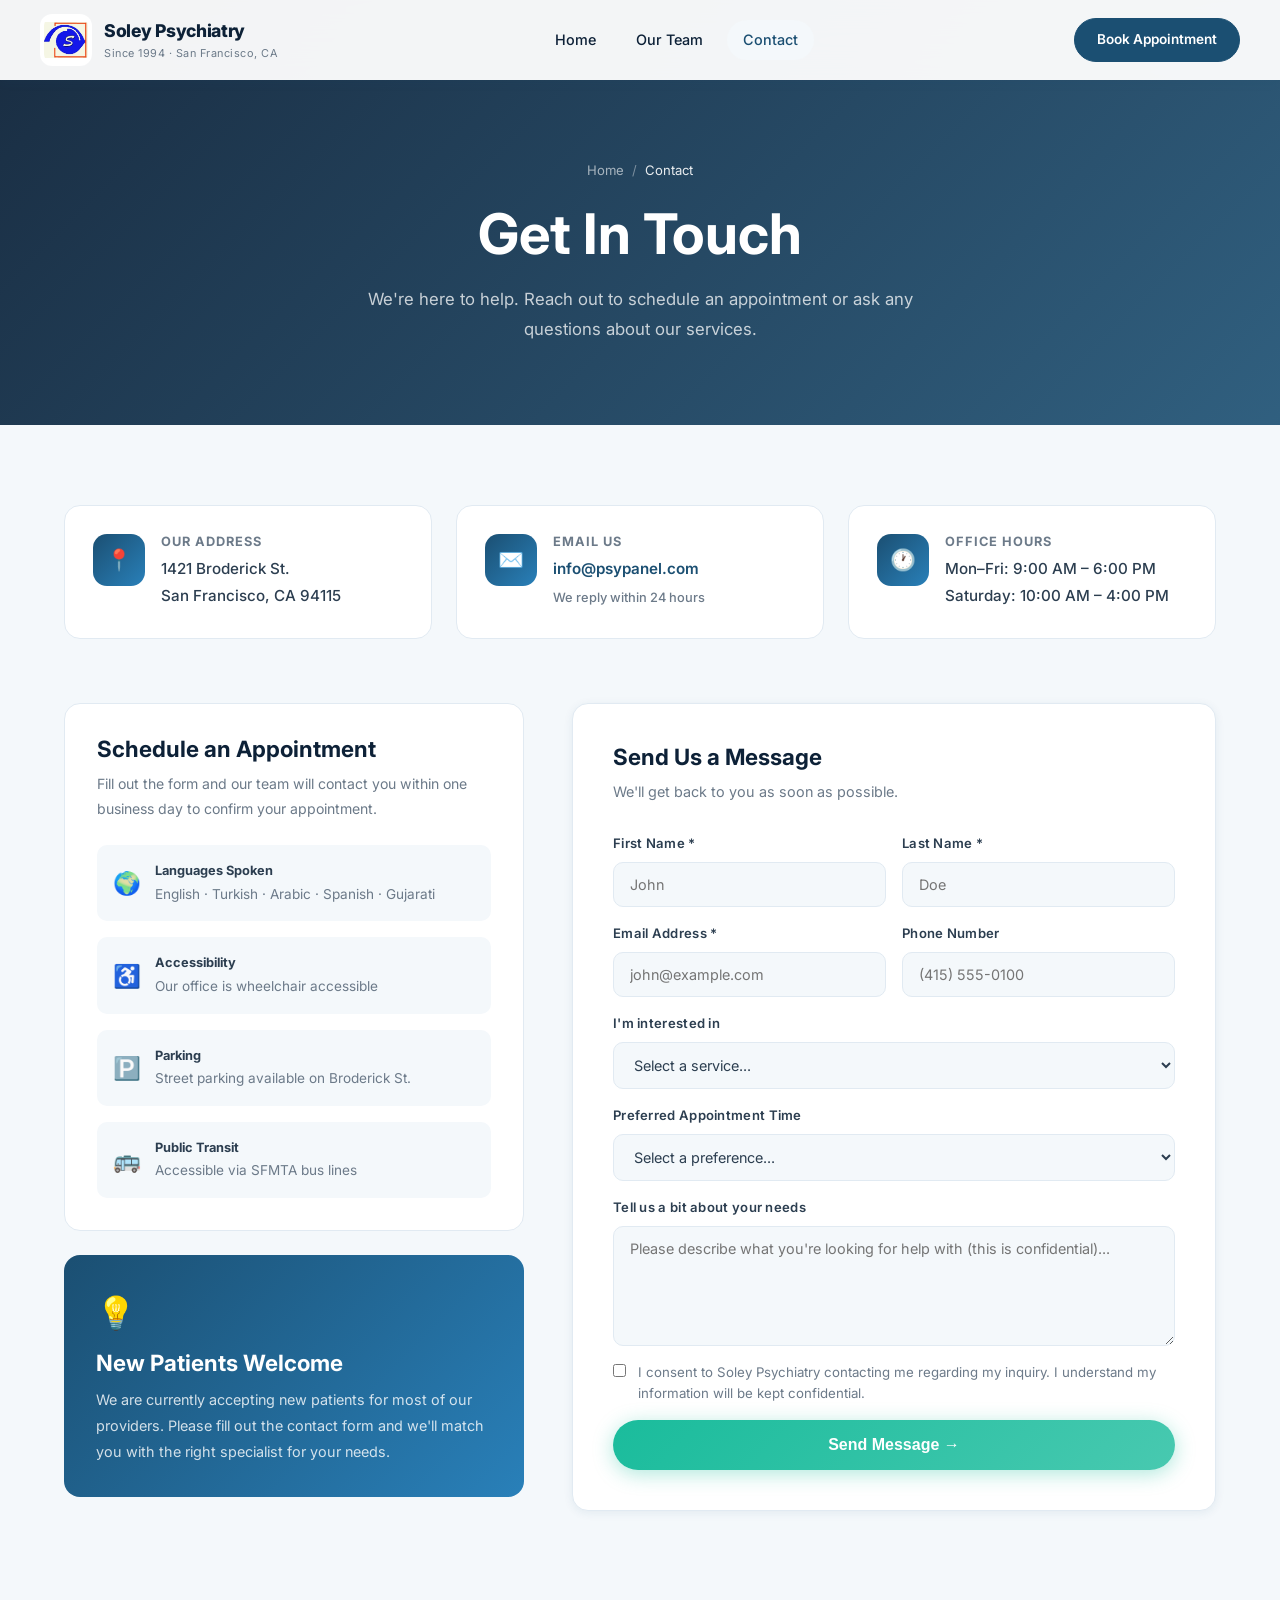
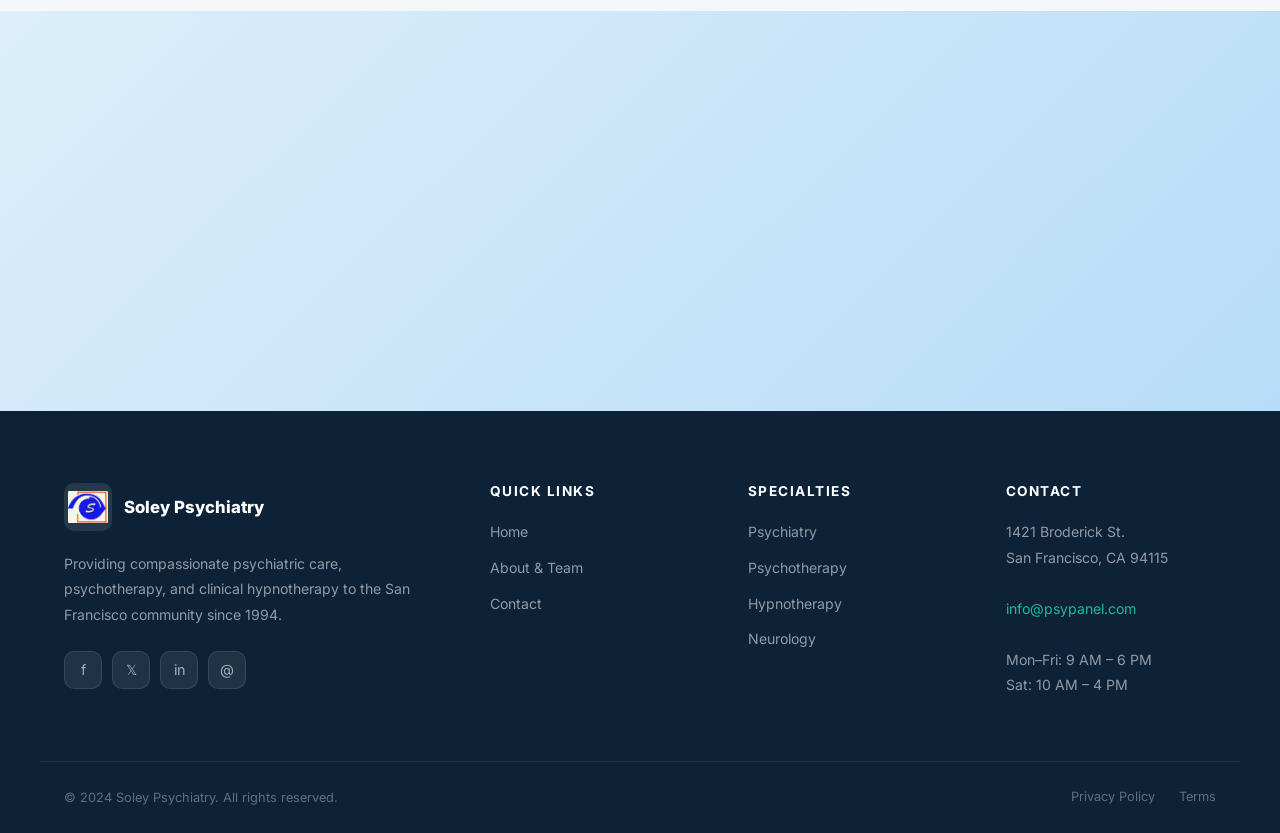
<file: contact.html>
<!DOCTYPE html>
<html lang="en">
<head>
  <meta charset="UTF-8">
  <meta name="viewport" content="width=device-width, initial-scale=1.0">
  <title>Contact — Soley Psychiatry</title>
  <meta name="description" content="Contact Soley Psychiatry in San Francisco. Book an appointment with our expert psychiatric team. Address: 1421 Broderick St., San Francisco, CA 94115.">
  <link rel="preconnect" href="https://fonts.googleapis.com">
  <link href="https://fonts.googleapis.com/css2?family=Inter:wght@300;400;500;600;700;800;900&display=swap" rel="stylesheet">
  <link rel="stylesheet" href="styles.css">
</head>
<body>

<!-- MOBILE MENU -->
<div class="mobile-menu" id="mobileMenu">
  <button class="mobile-menu-close" onclick="closeMobileMenu()">✕</button>
  <a href="index.html" onclick="closeMobileMenu()">Home</a>
  <a href="about.html" onclick="closeMobileMenu()">About</a>
  <a href="contact.html" onclick="closeMobileMenu()">Contact</a>
</div>

<!-- TOAST -->
<div class="toast" id="toast"></div>

<!-- NAVBAR -->
<nav class="navbar scrolled" id="navbar">
  <div class="navbar-inner">
    <a class="nav-logo" href="index.html">
      <img src="Soleylogo.png" alt="Soley Psychiatry Logo">
      <div class="nav-logo-text">
        <span class="nav-logo-name" style="color:var(--dark);">Soley Psychiatry</span>
        <span class="nav-logo-tag" style="color:var(--text-light);">Since 1994 · San Francisco, CA</span>
      </div>
    </a>
    <div class="nav-links">
      <a href="index.html" style="color:var(--dark);">Home</a>
      <a href="about.html" style="color:var(--dark);">Our Team</a>
      <a href="contact.html" class="active" style="color:var(--primary);">Contact</a>
    </div>
    <a href="contact.html" class="nav-cta" style="background:var(--primary);color:white;border-color:var(--primary);">Book Appointment</a>
    <button class="nav-toggle" onclick="openMobileMenu()" aria-label="Open menu">
      <span style="background:var(--dark);"></span>
      <span style="background:var(--dark);"></span>
      <span style="background:var(--dark);"></span>
    </button>
  </div>
</nav>

<!-- PAGE HERO -->
<section class="page-hero">
  <div class="container">
    <div class="breadcrumb">
      <a href="index.html">Home</a>
      <span>/</span>
      <span class="current">Contact</span>
    </div>
    <h1>Get In Touch</h1>
    <p>We're here to help. Reach out to schedule an appointment or ask any questions about our services.</p>
  </div>
</section>

<!-- CONTACT SECTION -->
<section class="contact-page">
  <div class="container">

    <!-- Info Cards Row -->
    <div style="display:grid;grid-template-columns:repeat(3,1fr);gap:24px;margin-bottom:64px;">

      <div class="contact-info-card fade-in fade-in-delay-1">
        <div class="icon">📍</div>
        <div>
          <h4>Our Address</h4>
          <p>1421 Broderick St.<br>San Francisco, CA 94115</p>
        </div>
      </div>

      <div class="contact-info-card fade-in fade-in-delay-2">
        <div class="icon">✉️</div>
        <div>
          <h4>Email Us</h4>
          <p><a href="mailto:info@psypanel.com">info@psypanel.com</a></p>
          <p style="font-size:0.8rem;color:var(--text-light);margin-top:4px;">We reply within 24 hours</p>
        </div>
      </div>

      <div class="contact-info-card fade-in fade-in-delay-3">
        <div class="icon">🕐</div>
        <div>
          <h4>Office Hours</h4>
          <p>Mon–Fri: 9:00 AM – 6:00 PM<br>Saturday: 10:00 AM – 4:00 PM</p>
        </div>
      </div>

    </div>

    <!-- Main Grid: Form + Map/Info -->
    <div class="contact-grid">

      <!-- LEFT: Contact Info + Languages -->
      <div class="contact-info">

        <div style="background:white;border-radius:var(--radius);padding:32px;border:1px solid var(--border);" class="fade-in">
          <h3 style="margin-bottom:8px;">Schedule an Appointment</h3>
          <p style="font-size:0.88rem;margin-bottom:24px;">Fill out the form and our team will contact you within one business day to confirm your appointment.</p>

          <div style="display:flex;flex-direction:column;gap:16px;">
            <div style="display:flex;align-items:center;gap:14px;padding:16px;background:var(--bg);border-radius:var(--radius-sm);">
              <span style="font-size:1.4rem;">🌍</span>
              <div>
                <div style="font-size:0.8rem;font-weight:700;color:var(--text);margin-bottom:2px;">Languages Spoken</div>
                <div style="font-size:0.85rem;color:var(--text-light);">English · Turkish · Arabic · Spanish · Gujarati</div>
              </div>
            </div>
            <div style="display:flex;align-items:center;gap:14px;padding:16px;background:var(--bg);border-radius:var(--radius-sm);">
              <span style="font-size:1.4rem;">♿</span>
              <div>
                <div style="font-size:0.8rem;font-weight:700;color:var(--text);margin-bottom:2px;">Accessibility</div>
                <div style="font-size:0.85rem;color:var(--text-light);">Our office is wheelchair accessible</div>
              </div>
            </div>
            <div style="display:flex;align-items:center;gap:14px;padding:16px;background:var(--bg);border-radius:var(--radius-sm);">
              <span style="font-size:1.4rem;">🅿️</span>
              <div>
                <div style="font-size:0.8rem;font-weight:700;color:var(--text);margin-bottom:2px;">Parking</div>
                <div style="font-size:0.85rem;color:var(--text-light);">Street parking available on Broderick St.</div>
              </div>
            </div>
            <div style="display:flex;align-items:center;gap:14px;padding:16px;background:var(--bg);border-radius:var(--radius-sm);">
              <span style="font-size:1.4rem;">🚌</span>
              <div>
                <div style="font-size:0.8rem;font-weight:700;color:var(--text);margin-bottom:2px;">Public Transit</div>
                <div style="font-size:0.85rem;color:var(--text-light);">Accessible via SFMTA bus lines</div>
              </div>
            </div>
          </div>
        </div>

        <!-- Staff Note -->
        <div style="background:linear-gradient(135deg,var(--primary),var(--primary-light));border-radius:var(--radius);padding:32px;color:white;" class="fade-in">
          <div style="font-size:2rem;margin-bottom:12px;">💡</div>
          <h3 style="color:white;margin-bottom:10px;">New Patients Welcome</h3>
          <p style="color:rgba(255,255,255,0.8);font-size:0.9rem;line-height:1.8;">We are currently accepting new patients for most of our providers. Please fill out the contact form and we'll match you with the right specialist for your needs.</p>
        </div>

      </div>

      <!-- RIGHT: Contact Form -->
      <div class="contact-form-card fade-in">
        <h3>Send Us a Message</h3>
        <p>We'll get back to you as soon as possible.</p>

        <form id="contactForm" onsubmit="handleSubmit(event)">
          <div class="form-row">
            <div class="form-group">
              <label for="firstName">First Name *</label>
              <input type="text" id="firstName" name="firstName" placeholder="John" required>
            </div>
            <div class="form-group">
              <label for="lastName">Last Name *</label>
              <input type="text" id="lastName" name="lastName" placeholder="Doe" required>
            </div>
          </div>

          <div class="form-row">
            <div class="form-group">
              <label for="email">Email Address *</label>
              <input type="email" id="email" name="email" placeholder="john@example.com" required>
            </div>
            <div class="form-group">
              <label for="phone">Phone Number</label>
              <input type="tel" id="phone" name="phone" placeholder="(415) 555-0100">
            </div>
          </div>

          <div class="form-group">
            <label for="service">I'm interested in</label>
            <select id="service" name="service">
              <option value="">Select a service...</option>
              <option>Psychiatry &amp; Medication Management</option>
              <option>Psychotherapy</option>
              <option>Clinical Hypnotherapy</option>
              <option>Child &amp; Adolescent Psychiatry</option>
              <option>Neurology</option>
              <option>General Consultation</option>
              <option>Other</option>
            </select>
          </div>

          <div class="form-group">
            <label for="preferred">Preferred Appointment Time</label>
            <select id="preferred" name="preferred">
              <option value="">Select a preference...</option>
              <option>Weekday Morning (9 AM – 12 PM)</option>
              <option>Weekday Afternoon (12 PM – 6 PM)</option>
              <option>Saturday Morning (10 AM – 1 PM)</option>
              <option>Saturday Afternoon (1 PM – 4 PM)</option>
              <option>Flexible / No Preference</option>
            </select>
          </div>

          <div class="form-group">
            <label for="message">Tell us a bit about your needs</label>
            <textarea id="message" name="message" placeholder="Please describe what you're looking for help with (this is confidential)..."></textarea>
          </div>

          <div style="margin-bottom:16px;">
            <label style="display:flex;align-items:flex-start;gap:12px;cursor:pointer;font-size:0.83rem;color:var(--text-light);font-weight:400;">
              <input type="checkbox" required style="width:auto;margin-top:2px;accent-color:var(--secondary);">
              I consent to Soley Psychiatry contacting me regarding my inquiry. I understand my information will be kept confidential.
            </label>
          </div>

          <button type="submit" class="btn btn-primary form-submit">Send Message →</button>
        </form>
      </div>

    </div>
  </div>
</section>

<!-- MAP -->
<div class="map-section">
  <iframe
    class="map-embed"
    loading="lazy"
    title="Soley Psychiatry Location"
    src="https://www.google.com/maps/embed?pb=!1m18!1m12!1m3!1d3153.0!2d-122.4387!3d37.7831!2m3!1f0!2f0!3f0!3m2!1i1024!2i768!4f13.1!3m3!1m2!1s0x0%3A0x0!2s1421+Broderick+St%2C+San+Francisco%2C+CA+94115!5e0!3m2!1sen!2sus!4v1"
    allowfullscreen
    referrerpolicy="no-referrer-when-downgrade">
  </iframe>
</div>

<!-- FOOTER -->
<footer class="footer">
  <div class="footer-grid">
    <div class="footer-brand">
      <div class="logo">
        <img src="Soleylogo.png" alt="Logo">
        <span class="logo-name">Soley Psychiatry</span>
      </div>
      <p>Providing compassionate psychiatric care, psychotherapy, and clinical hypnotherapy to the San Francisco community since 1994.</p>
      <div class="footer-social">
        <a href="#" class="social-btn">f</a>
        <a href="#" class="social-btn">𝕏</a>
        <a href="#" class="social-btn">in</a>
        <a href="mailto:info@psypanel.com" class="social-btn">@</a>
      </div>
    </div>
    <div class="footer-col">
      <h4>Quick Links</h4>
      <ul>
        <li><a href="index.html">Home</a></li>
        <li><a href="about.html">About &amp; Team</a></li>
        <li><a href="contact.html">Contact</a></li>
      </ul>
    </div>
    <div class="footer-col">
      <h4>Specialties</h4>
      <ul>
        <li><a href="#">Psychiatry</a></li>
        <li><a href="#">Psychotherapy</a></li>
        <li><a href="#">Hypnotherapy</a></li>
        <li><a href="#">Neurology</a></li>
      </ul>
    </div>
    <div class="footer-col">
      <h4>Contact</h4>
      <p>1421 Broderick St.<br>San Francisco, CA 94115</p>
      <br>
      <p><a href="mailto:info@psypanel.com" style="color:var(--secondary);">info@psypanel.com</a></p>
      <br>
      <p>Mon–Fri: 9 AM – 6 PM<br>Sat: 10 AM – 4 PM</p>
    </div>
  </div>
  <div class="footer-bottom">
    <p>© 2024 Soley Psychiatry. All rights reserved.</p>
    <div class="footer-bottom-links">
      <a href="#">Privacy Policy</a>
      <a href="#">Terms</a>
    </div>
  </div>
</footer>

<script>
window.addEventListener('scroll', () => {
  const navbar = document.getElementById('navbar');
  if (window.scrollY > 60) navbar.classList.add('scrolled');
});

const fadeEls = document.querySelectorAll('.fade-in');
const observer = new IntersectionObserver((entries) => {
  entries.forEach(e => { if (e.isIntersecting) e.target.classList.add('visible'); });
}, { threshold: 0.1 });
fadeEls.forEach(el => observer.observe(el));

function openMobileMenu() { document.getElementById('mobileMenu').classList.add('open'); }
function closeMobileMenu() { document.getElementById('mobileMenu').classList.remove('open'); }

function showToast(msg) {
  const t = document.getElementById('toast');
  t.textContent = msg;
  t.classList.add('show');
  setTimeout(() => t.classList.remove('show'), 4000);
}

function handleSubmit(e) {
  e.preventDefault();
  const btn = e.target.querySelector('button[type="submit"]');
  btn.textContent = 'Sending...';
  btn.disabled = true;

  // Simulate form submission
  setTimeout(() => {
    e.target.reset();
    btn.textContent = 'Send Message →';
    btn.disabled = false;
    showToast('✅ Thank you! We\'ll be in touch within one business day.');
  }, 1500);
}
</script>
</body>
</html>
</file>
<file: styles.css>
/* =============================================
   SOLEY PSYCHIATRY - Modern Design System
   ============================================= */

:root {
  --primary: #1b4f72;
  --primary-light: #2980b9;
  --secondary: #1abc9c;
  --accent: #48c9b0;
  --dark: #0d2137;
  --text: #2c3e50;
  --text-light: #6c7a89;
  --bg: #f4f8fb;
  --white: #ffffff;
  --card-bg: #ffffff;
  --border: #e1eaf2;
  --shadow-sm: 0 2px 10px rgba(27,79,114,0.08);
  --shadow-md: 0 8px 30px rgba(27,79,114,0.12);
  --shadow-lg: 0 20px 60px rgba(27,79,114,0.18);
  --radius: 16px;
  --radius-sm: 10px;
  --transition: all 0.3s cubic-bezier(0.4, 0, 0.2, 1);
  --font: 'Inter', -apple-system, BlinkMacSystemFont, 'Segoe UI', sans-serif;
}

/* ---- Reset & Base ---- */
*, *::before, *::after { box-sizing: border-box; margin: 0; padding: 0; }

html { scroll-behavior: smooth; font-size: 16px; }

body {
  font-family: var(--font);
  color: var(--text);
  background: var(--bg);
  line-height: 1.6;
  overflow-x: hidden;
}

a { text-decoration: none; color: inherit; transition: var(--transition); }

img { max-width: 100%; height: auto; display: block; }

ul { list-style: none; }

/* ---- Typography ---- */
h1, h2, h3, h4 {
  font-weight: 700;
  line-height: 1.2;
  color: var(--dark);
}

h1 { font-size: clamp(2rem, 5vw, 3.5rem); }
h2 { font-size: clamp(1.6rem, 3.5vw, 2.6rem); }
h3 { font-size: clamp(1.1rem, 2vw, 1.4rem); }
h4 { font-size: 1rem; }

p { color: var(--text-light); line-height: 1.8; }

/* ---- Layout Utilities ---- */
.container {
  max-width: 1200px;
  margin: 0 auto;
  padding: 0 24px;
}

.section {
  padding: 100px 0;
}

.section-header {
  text-align: center;
  margin-bottom: 64px;
}

.section-header .label {
  display: inline-block;
  background: linear-gradient(135deg, var(--secondary), var(--accent));
  color: white;
  font-size: 0.75rem;
  font-weight: 700;
  letter-spacing: 2px;
  text-transform: uppercase;
  padding: 6px 18px;
  border-radius: 50px;
  margin-bottom: 16px;
}

.section-header h2 {
  margin-bottom: 16px;
  color: var(--dark);
}

.section-header p {
  max-width: 560px;
  margin: 0 auto;
  font-size: 1.05rem;
}

/* ---- Buttons ---- */
.btn {
  display: inline-flex;
  align-items: center;
  gap: 8px;
  padding: 14px 32px;
  border-radius: 50px;
  font-weight: 600;
  font-size: 0.95rem;
  cursor: pointer;
  transition: var(--transition);
  border: none;
}

.btn-primary {
  background: linear-gradient(135deg, var(--secondary), var(--accent));
  color: white;
  box-shadow: 0 4px 20px rgba(26,188,156,0.35);
}

.btn-primary:hover {
  transform: translateY(-2px);
  box-shadow: 0 8px 30px rgba(26,188,156,0.45);
}

.btn-outline {
  background: transparent;
  color: white;
  border: 2px solid rgba(255,255,255,0.6);
  backdrop-filter: blur(8px);
}

.btn-outline:hover {
  background: rgba(255,255,255,0.15);
  border-color: white;
}

.btn-dark {
  background: var(--primary);
  color: white;
  box-shadow: var(--shadow-sm);
}

.btn-dark:hover {
  background: var(--dark);
  transform: translateY(-2px);
  box-shadow: var(--shadow-md);
}

/* =============================================
   NAVIGATION
   ============================================= */
.navbar {
  position: fixed;
  top: 0;
  left: 0;
  right: 0;
  z-index: 1000;
  padding: 0 24px;
  transition: var(--transition);
}

.navbar.scrolled {
  background: rgba(255,255,255,0.95);
  backdrop-filter: blur(20px);
  box-shadow: var(--shadow-sm);
}

.navbar.scrolled .nav-logo-name,
.navbar.scrolled .nav-links a,
.navbar.scrolled .nav-toggle span {
  color: var(--dark);
}

.navbar.scrolled .nav-logo-tag {
  color: var(--text-light);
}

.navbar-inner {
  max-width: 1200px;
  margin: 0 auto;
  display: flex;
  align-items: center;
  justify-content: space-between;
  height: 80px;
}

.nav-logo {
  display: flex;
  align-items: center;
  gap: 12px;
}

.nav-logo img {
  width: 52px;
  height: 52px;
  object-fit: contain;
  border-radius: 12px;
  background: white;
  padding: 4px;
}

.nav-logo-text .nav-logo-name {
  display: block;
  font-size: 1.1rem;
  font-weight: 800;
  color: white;
  letter-spacing: -0.3px;
}

.nav-logo-text .nav-logo-tag {
  display: block;
  font-size: 0.68rem;
  color: rgba(255,255,255,0.75);
  letter-spacing: 0.5px;
  font-weight: 400;
}

.nav-links {
  display: flex;
  align-items: center;
  gap: 8px;
}

.nav-links a {
  color: rgba(255,255,255,0.9);
  font-weight: 500;
  font-size: 0.9rem;
  padding: 8px 16px;
  border-radius: 50px;
  transition: var(--transition);
}

.nav-links a:hover,
.nav-links a.active {
  background: rgba(255,255,255,0.15);
  color: white;
}

.navbar.scrolled .nav-links a:hover,
.navbar.scrolled .nav-links a.active {
  background: var(--bg);
  color: var(--primary);
}

.nav-cta {
  background: rgba(255,255,255,0.15);
  backdrop-filter: blur(8px);
  border: 1px solid rgba(255,255,255,0.3);
  color: white;
  padding: 10px 22px;
  border-radius: 50px;
  font-weight: 600;
  font-size: 0.85rem;
  transition: var(--transition);
}

.nav-cta:hover {
  background: white;
  color: var(--primary);
}

.navbar.scrolled .nav-cta {
  background: var(--primary);
  color: white;
  border-color: var(--primary);
}

.nav-toggle {
  display: none;
  flex-direction: column;
  gap: 5px;
  cursor: pointer;
  padding: 8px;
  background: none;
  border: none;
}

.nav-toggle span {
  display: block;
  width: 24px;
  height: 2px;
  background: white;
  border-radius: 2px;
  transition: var(--transition);
}

/* =============================================
   HERO SECTION
   ============================================= */
.hero {
  min-height: 100vh;
  background:
    linear-gradient(135deg, rgba(13,33,55,0.9) 0%, rgba(27,79,114,0.85) 50%, rgba(26,188,156,0.7) 100%),
    url('https://images.unsplash.com/photo-1559757148-5c350d0d3c56?w=1600&q=80') center/cover no-repeat;
  display: flex;
  align-items: center;
  position: relative;
  overflow: hidden;
}

.hero::before {
  content: '';
  position: absolute;
  inset: 0;
  background: radial-gradient(ellipse at 70% 50%, rgba(26,188,156,0.15) 0%, transparent 60%);
}

.hero-inner {
  max-width: 1200px;
  margin: 0 auto;
  padding: 0 24px;
  display: grid;
  grid-template-columns: 1fr 1fr;
  gap: 80px;
  align-items: center;
  position: relative;
  z-index: 1;
  padding-top: 80px;
}

.hero-content { }

.hero-badge {
  display: inline-flex;
  align-items: center;
  gap: 8px;
  background: rgba(255,255,255,0.12);
  backdrop-filter: blur(10px);
  border: 1px solid rgba(255,255,255,0.2);
  color: rgba(255,255,255,0.9);
  padding: 8px 18px;
  border-radius: 50px;
  font-size: 0.8rem;
  font-weight: 600;
  letter-spacing: 1px;
  text-transform: uppercase;
  margin-bottom: 28px;
}

.hero-badge .dot {
  width: 8px;
  height: 8px;
  background: var(--secondary);
  border-radius: 50%;
  animation: pulse 2s infinite;
}

@keyframes pulse {
  0%, 100% { opacity: 1; transform: scale(1); }
  50% { opacity: 0.7; transform: scale(1.2); }
}

.hero-content h1 {
  color: white;
  margin-bottom: 20px;
  font-size: clamp(2.2rem, 5vw, 3.8rem);
  letter-spacing: -1px;
}

.hero-content h1 span {
  background: linear-gradient(135deg, #48c9b0, #a8e6cf);
  -webkit-background-clip: text;
  -webkit-text-fill-color: transparent;
  background-clip: text;
}

.hero-content p {
  color: rgba(255,255,255,0.8);
  font-size: 1.1rem;
  margin-bottom: 36px;
  max-width: 500px;
}

.hero-actions {
  display: flex;
  gap: 14px;
  flex-wrap: wrap;
}

.hero-stats {
  display: grid;
  grid-template-columns: repeat(3, 1fr);
  gap: 16px;
  margin-top: 56px;
}

.hero-stat {
  background: rgba(255,255,255,0.1);
  backdrop-filter: blur(12px);
  border: 1px solid rgba(255,255,255,0.15);
  border-radius: var(--radius-sm);
  padding: 20px 16px;
  text-align: center;
}

.hero-stat .num {
  display: block;
  font-size: 2rem;
  font-weight: 800;
  color: white;
  line-height: 1;
  margin-bottom: 4px;
}

.hero-stat .label {
  font-size: 0.75rem;
  color: rgba(255,255,255,0.7);
  letter-spacing: 0.5px;
}

.hero-visual {
  position: relative;
}

.hero-card-main {
  background: rgba(255,255,255,0.12);
  backdrop-filter: blur(20px);
  border: 1px solid rgba(255,255,255,0.2);
  border-radius: 24px;
  padding: 32px;
  position: relative;
}

.hero-card-main h3 {
  color: white;
  font-size: 1.2rem;
  margin-bottom: 20px;
}

.hero-services-list {
  display: flex;
  flex-direction: column;
  gap: 12px;
}

.hero-service-item {
  display: flex;
  align-items: center;
  gap: 12px;
  color: rgba(255,255,255,0.85);
  font-size: 0.9rem;
  font-weight: 500;
}

.hero-service-item .icon {
  width: 36px;
  height: 36px;
  background: rgba(255,255,255,0.15);
  border-radius: 10px;
  display: flex;
  align-items: center;
  justify-content: center;
  font-size: 1.1rem;
  flex-shrink: 0;
}

.hero-floating-badge {
  position: absolute;
  top: -20px;
  right: -20px;
  background: linear-gradient(135deg, var(--secondary), var(--accent));
  color: white;
  border-radius: 16px;
  padding: 16px 20px;
  text-align: center;
  box-shadow: 0 8px 30px rgba(26,188,156,0.4);
}

.hero-floating-badge .num {
  display: block;
  font-size: 1.8rem;
  font-weight: 800;
  line-height: 1;
}

.hero-floating-badge .text {
  font-size: 0.7rem;
  opacity: 0.9;
  font-weight: 600;
}

.scroll-indicator {
  position: absolute;
  bottom: 40px;
  left: 50%;
  transform: translateX(-50%);
  display: flex;
  flex-direction: column;
  align-items: center;
  gap: 8px;
  color: rgba(255,255,255,0.6);
  font-size: 0.75rem;
  letter-spacing: 1px;
  text-transform: uppercase;
  animation: bounce 2s infinite;
}

.scroll-indicator .arrow {
  width: 24px;
  height: 24px;
  border-right: 2px solid rgba(255,255,255,0.5);
  border-bottom: 2px solid rgba(255,255,255,0.5);
  transform: rotate(45deg);
}

@keyframes bounce {
  0%, 100% { transform: translateX(-50%) translateY(0); }
  50% { transform: translateX(-50%) translateY(8px); }
}

/* =============================================
   WHY US SECTION
   ============================================= */
.why-us {
  background: white;
}

.why-grid {
  display: grid;
  grid-template-columns: repeat(4, 1fr);
  gap: 32px;
}

.why-card {
  text-align: center;
  padding: 40px 24px;
  border-radius: var(--radius);
  transition: var(--transition);
  border: 1px solid var(--border);
}

.why-card:hover {
  border-color: var(--secondary);
  box-shadow: var(--shadow-md);
  transform: translateY(-4px);
}

.why-icon {
  width: 72px;
  height: 72px;
  background: linear-gradient(135deg, var(--primary), var(--primary-light));
  border-radius: 20px;
  display: flex;
  align-items: center;
  justify-content: center;
  margin: 0 auto 20px;
  font-size: 1.8rem;
}

.why-card h3 {
  margin-bottom: 12px;
  font-size: 1.05rem;
}

.why-card p {
  font-size: 0.9rem;
}

/* =============================================
   SERVICES SECTION
   ============================================= */
.services {
  background: var(--bg);
}

.services-grid {
  display: grid;
  grid-template-columns: repeat(3, 1fr);
  gap: 24px;
}

.service-card {
  background: var(--card-bg);
  border-radius: var(--radius);
  overflow: hidden;
  border: 1px solid var(--border);
  transition: var(--transition);
  cursor: pointer;
}

.service-card:hover {
  box-shadow: var(--shadow-lg);
  transform: translateY(-6px);
  border-color: transparent;
}

.service-card-img {
  width: 100%;
  height: 200px;
  object-fit: cover;
}

.service-card-img-placeholder {
  width: 100%;
  height: 200px;
  background: linear-gradient(135deg, var(--primary), var(--primary-light));
  display: flex;
  align-items: center;
  justify-content: center;
  font-size: 3rem;
}

.service-card-body {
  padding: 24px;
}

.service-card-body h3 {
  color: var(--dark);
  margin-bottom: 12px;
  font-size: 1.05rem;
}

.service-tags {
  display: flex;
  flex-wrap: wrap;
  gap: 6px;
  margin-top: 12px;
}

.service-tag {
  background: var(--bg);
  color: var(--text-light);
  font-size: 0.72rem;
  font-weight: 500;
  padding: 4px 10px;
  border-radius: 50px;
  border: 1px solid var(--border);
}

.service-arrow {
  display: flex;
  align-items: center;
  gap: 4px;
  color: var(--secondary);
  font-size: 0.85rem;
  font-weight: 600;
  margin-top: 16px;
  transition: var(--transition);
}

.service-card:hover .service-arrow {
  gap: 8px;
}

/* =============================================
   TEAM SECTION
   ============================================= */
.team {
  background: white;
}

.team-grid {
  display: grid;
  grid-template-columns: repeat(4, 1fr);
  gap: 24px;
}

.team-card {
  background: var(--card-bg);
  border-radius: var(--radius);
  overflow: hidden;
  border: 1px solid var(--border);
  transition: var(--transition);
  text-align: center;
}

.team-card:hover {
  box-shadow: var(--shadow-md);
  transform: translateY(-4px);
  border-color: transparent;
}

.team-card-img-wrap {
  position: relative;
  width: 100%;
  padding-top: 100%;
  overflow: hidden;
  background: linear-gradient(135deg, #e8f4fd, #d5eaf8);
}

.team-card-img-wrap img {
  position: absolute;
  top: 0; left: 0;
  width: 100%; height: 100%;
  object-fit: cover;
  object-position: top center;
  transition: var(--transition);
}

.team-card:hover .team-card-img-wrap img {
  transform: scale(1.05);
}

.team-card-avatar {
  position: absolute;
  top: 0; left: 0;
  width: 100%; height: 100%;
  display: flex;
  align-items: center;
  justify-content: center;
  font-size: 4rem;
  background: linear-gradient(135deg, #dceefb, #b8dcf7);
}

.team-card-body {
  padding: 20px 16px;
}

.team-card-body h3 {
  font-size: 0.95rem;
  margin-bottom: 4px;
  color: var(--dark);
}

.team-title {
  font-size: 0.78rem;
  color: var(--secondary);
  font-weight: 600;
  margin-bottom: 12px;
}

.team-details {
  font-size: 0.75rem;
  color: var(--text-light);
  line-height: 1.7;
}

.team-lang {
  display: inline-flex;
  align-items: center;
  gap: 4px;
  background: var(--bg);
  border: 1px solid var(--border);
  border-radius: 50px;
  padding: 3px 10px;
  font-size: 0.7rem;
  font-weight: 500;
  color: var(--text-light);
  margin-top: 10px;
}

/* =============================================
   CTA SECTION
   ============================================= */
.cta-section {
  background: linear-gradient(135deg, var(--dark) 0%, var(--primary) 60%, var(--secondary) 100%);
  position: relative;
  overflow: hidden;
}

.cta-section::before {
  content: '';
  position: absolute;
  top: -50%;
  right: -10%;
  width: 600px;
  height: 600px;
  background: radial-gradient(circle, rgba(26,188,156,0.15) 0%, transparent 70%);
  border-radius: 50%;
}

.cta-inner {
  max-width: 1200px;
  margin: 0 auto;
  padding: 100px 24px;
  display: grid;
  grid-template-columns: 1fr 1fr;
  gap: 80px;
  align-items: center;
  position: relative;
  z-index: 1;
}

.cta-content h2 {
  color: white;
  margin-bottom: 20px;
}

.cta-content p {
  color: rgba(255,255,255,0.75);
  font-size: 1.05rem;
  margin-bottom: 32px;
}

.cta-info {
  display: flex;
  flex-direction: column;
  gap: 20px;
}

.cta-info-item {
  display: flex;
  align-items: flex-start;
  gap: 16px;
}

.cta-info-icon {
  width: 48px;
  height: 48px;
  background: rgba(255,255,255,0.1);
  border-radius: 14px;
  display: flex;
  align-items: center;
  justify-content: center;
  font-size: 1.2rem;
  flex-shrink: 0;
  border: 1px solid rgba(255,255,255,0.15);
}

.cta-info-text h4 {
  color: white;
  font-size: 0.85rem;
  margin-bottom: 4px;
}

.cta-info-text p {
  color: rgba(255,255,255,0.7);
  font-size: 0.85rem;
  margin: 0;
}

/* =============================================
   CONTACT SECTION
   ============================================= */
.contact {
  background: var(--bg);
}

.contact-grid {
  display: grid;
  grid-template-columns: 1fr 1.4fr;
  gap: 48px;
}

.contact-info {
  display: flex;
  flex-direction: column;
  gap: 24px;
}

.contact-info-card {
  background: white;
  border-radius: var(--radius);
  padding: 28px;
  border: 1px solid var(--border);
  display: flex;
  gap: 16px;
  align-items: flex-start;
  transition: var(--transition);
}

.contact-info-card:hover {
  box-shadow: var(--shadow-md);
  border-color: var(--secondary);
}

.contact-info-card .icon {
  width: 52px;
  height: 52px;
  background: linear-gradient(135deg, var(--primary), var(--primary-light));
  border-radius: 14px;
  display: flex;
  align-items: center;
  justify-content: center;
  font-size: 1.3rem;
  flex-shrink: 0;
}

.contact-info-card h4 {
  font-size: 0.8rem;
  text-transform: uppercase;
  letter-spacing: 1px;
  color: var(--text-light);
  margin-bottom: 6px;
}

.contact-info-card p {
  color: var(--text);
  font-size: 0.95rem;
  font-weight: 500;
  margin: 0;
}

.contact-info-card a {
  color: var(--primary);
  font-weight: 600;
}

.contact-form-card {
  background: white;
  border-radius: var(--radius);
  padding: 40px;
  border: 1px solid var(--border);
  box-shadow: var(--shadow-sm);
}

.contact-form-card h3 {
  margin-bottom: 8px;
}

.contact-form-card > p {
  margin-bottom: 28px;
  font-size: 0.9rem;
}

.form-row {
  display: grid;
  grid-template-columns: 1fr 1fr;
  gap: 16px;
}

.form-group {
  display: flex;
  flex-direction: column;
  gap: 8px;
  margin-bottom: 16px;
}

.form-group label {
  font-size: 0.82rem;
  font-weight: 600;
  color: var(--text);
  letter-spacing: 0.3px;
}

.form-group input,
.form-group select,
.form-group textarea {
  background: var(--bg);
  border: 1.5px solid var(--border);
  border-radius: var(--radius-sm);
  padding: 13px 16px;
  font-family: var(--font);
  font-size: 0.9rem;
  color: var(--text);
  transition: var(--transition);
  outline: none;
  resize: vertical;
}

.form-group input:focus,
.form-group select:focus,
.form-group textarea:focus {
  border-color: var(--secondary);
  background: white;
  box-shadow: 0 0 0 4px rgba(26,188,156,0.1);
}

.form-group textarea {
  min-height: 120px;
}

.form-submit {
  width: 100%;
  justify-content: center;
  padding: 16px;
  font-size: 1rem;
}

/* =============================================
   MAP SECTION
   ============================================= */
.map-section {
  height: 400px;
  position: relative;
  background: linear-gradient(135deg, #dceefb, #b8dcf7);
  display: flex;
  align-items: center;
  justify-content: center;
  overflow: hidden;
}

.map-embed {
  width: 100%;
  height: 100%;
  border: none;
  filter: saturate(0.7);
}

/* =============================================
   FOOTER
   ============================================= */
.footer {
  background: var(--dark);
  color: rgba(255,255,255,0.7);
  padding: 72px 0 0;
}

.footer-grid {
  display: grid;
  grid-template-columns: 1.8fr 1fr 1fr 1fr;
  gap: 48px;
  max-width: 1200px;
  margin: 0 auto;
  padding: 0 24px 64px;
}

.footer-brand .logo {
  display: flex;
  align-items: center;
  gap: 12px;
  margin-bottom: 20px;
}

.footer-brand .logo img {
  width: 48px;
  height: 48px;
  object-fit: contain;
  border-radius: 10px;
  background: rgba(255,255,255,0.1);
  padding: 4px;
}

.footer-brand .logo-name {
  font-size: 1.05rem;
  font-weight: 800;
  color: white;
}

.footer-brand p {
  color: rgba(255,255,255,0.55);
  font-size: 0.88rem;
  line-height: 1.8;
  margin-bottom: 24px;
}

.footer-social {
  display: flex;
  gap: 10px;
}

.social-btn {
  width: 38px;
  height: 38px;
  background: rgba(255,255,255,0.08);
  border-radius: 10px;
  display: flex;
  align-items: center;
  justify-content: center;
  color: rgba(255,255,255,0.6);
  font-size: 0.9rem;
  transition: var(--transition);
  border: 1px solid rgba(255,255,255,0.1);
}

.social-btn:hover {
  background: var(--secondary);
  color: white;
  border-color: transparent;
}

.footer-col h4 {
  color: white;
  font-size: 0.85rem;
  font-weight: 700;
  text-transform: uppercase;
  letter-spacing: 1.5px;
  margin-bottom: 20px;
}

.footer-col ul li {
  margin-bottom: 10px;
}

.footer-col ul a {
  color: rgba(255,255,255,0.55);
  font-size: 0.88rem;
  transition: var(--transition);
}

.footer-col ul a:hover {
  color: var(--secondary);
  padding-left: 4px;
}

.footer-col p {
  color: rgba(255,255,255,0.55);
  font-size: 0.88rem;
  line-height: 1.8;
}

.footer-bottom {
  border-top: 1px solid rgba(255,255,255,0.08);
  padding: 24px;
  max-width: 1200px;
  margin: 0 auto;
  display: flex;
  align-items: center;
  justify-content: space-between;
}

.footer-bottom p {
  color: rgba(255,255,255,0.35);
  font-size: 0.8rem;
}

.footer-bottom-links {
  display: flex;
  gap: 24px;
}

.footer-bottom-links a {
  color: rgba(255,255,255,0.35);
  font-size: 0.8rem;
  transition: var(--transition);
}

.footer-bottom-links a:hover {
  color: var(--secondary);
}

/* =============================================
   ABOUT PAGE
   ============================================= */
.page-hero {
  background: linear-gradient(135deg, rgba(13,33,55,0.95) 0%, rgba(27,79,114,0.9) 100%),
    url('https://images.unsplash.com/photo-1576091160550-2173dba999ef?w=1600&q=80') center/cover no-repeat;
  padding: 160px 0 80px;
  text-align: center;
}

.page-hero h1 {
  color: white;
  margin-bottom: 16px;
}

.page-hero p {
  color: rgba(255,255,255,0.75);
  font-size: 1.05rem;
  max-width: 560px;
  margin: 0 auto;
}

.breadcrumb {
  display: flex;
  align-items: center;
  justify-content: center;
  gap: 8px;
  margin-bottom: 20px;
  font-size: 0.82rem;
}

.breadcrumb a {
  color: rgba(255,255,255,0.6);
}

.breadcrumb a:hover { color: var(--secondary); }

.breadcrumb span {
  color: rgba(255,255,255,0.4);
}

.breadcrumb .current {
  color: rgba(255,255,255,0.9);
}

/* About intro */
.about-intro {
  background: white;
  padding: 80px 0;
}

.about-intro-grid {
  display: grid;
  grid-template-columns: 1fr 1fr;
  gap: 80px;
  align-items: center;
}

.about-intro-img {
  border-radius: 24px;
  overflow: hidden;
  box-shadow: var(--shadow-lg);
}

.about-intro-img img {
  width: 100%;
  height: 500px;
  object-fit: cover;
}

.about-intro-content .label {
  display: inline-block;
  background: linear-gradient(135deg, var(--secondary), var(--accent));
  color: white;
  font-size: 0.75rem;
  font-weight: 700;
  letter-spacing: 2px;
  text-transform: uppercase;
  padding: 6px 18px;
  border-radius: 50px;
  margin-bottom: 16px;
}

.about-intro-content h2 {
  margin-bottom: 20px;
}

.about-intro-content p {
  margin-bottom: 16px;
  font-size: 0.95rem;
}

.about-values {
  display: grid;
  grid-template-columns: 1fr 1fr;
  gap: 16px;
  margin-top: 32px;
}

.about-value {
  display: flex;
  align-items: flex-start;
  gap: 12px;
  padding: 16px;
  background: var(--bg);
  border-radius: var(--radius-sm);
  border: 1px solid var(--border);
}

.about-value .check {
  width: 28px;
  height: 28px;
  background: linear-gradient(135deg, var(--secondary), var(--accent));
  border-radius: 8px;
  display: flex;
  align-items: center;
  justify-content: center;
  color: white;
  font-size: 0.85rem;
  flex-shrink: 0;
}

.about-value p {
  font-size: 0.85rem;
  font-weight: 600;
  color: var(--text);
  margin: 0;
  padding-top: 4px;
}

/* =============================================
   GALLERY SECTION
   ============================================= */
.gallery {
  background: var(--bg);
}

.gallery-grid {
  display: grid;
  grid-template-columns: repeat(4, 1fr);
  gap: 16px;
}

.gallery-item {
  border-radius: var(--radius-sm);
  overflow: hidden;
  aspect-ratio: 1;
  cursor: pointer;
  position: relative;
}

.gallery-item img {
  width: 100%;
  height: 100%;
  object-fit: cover;
  transition: var(--transition);
}

.gallery-item:hover img {
  transform: scale(1.08);
}

.gallery-item::after {
  content: '🔍';
  position: absolute;
  inset: 0;
  background: rgba(27,79,114,0.5);
  display: flex;
  align-items: center;
  justify-content: center;
  font-size: 1.5rem;
  opacity: 0;
  transition: var(--transition);
}

.gallery-item:hover::after {
  opacity: 1;
}

/* =============================================
   LIGHTBOX
   ============================================= */
.lightbox {
  position: fixed;
  inset: 0;
  background: rgba(0,0,0,0.92);
  z-index: 9999;
  display: none;
  align-items: center;
  justify-content: center;
  padding: 24px;
}

.lightbox.active {
  display: flex;
}

.lightbox img {
  max-width: 90vw;
  max-height: 85vh;
  object-fit: contain;
  border-radius: var(--radius);
  box-shadow: 0 30px 80px rgba(0,0,0,0.5);
}

.lightbox-close {
  position: absolute;
  top: 24px;
  right: 24px;
  width: 44px;
  height: 44px;
  background: rgba(255,255,255,0.1);
  border: none;
  border-radius: 50%;
  color: white;
  font-size: 1.4rem;
  cursor: pointer;
  display: flex;
  align-items: center;
  justify-content: center;
  transition: var(--transition);
}

.lightbox-close:hover {
  background: rgba(255,255,255,0.2);
}

/* =============================================
   CONTACT PAGE
   ============================================= */
.contact-page {
  padding: 80px 0 100px;
  background: var(--bg);
}

/* =============================================
   ANIMATIONS
   ============================================= */
.fade-in {
  opacity: 0;
  transform: translateY(24px);
  transition: opacity 0.6s ease, transform 0.6s ease;
}

.fade-in.visible {
  opacity: 1;
  transform: translateY(0);
}

.fade-in-delay-1 { transition-delay: 0.1s; }
.fade-in-delay-2 { transition-delay: 0.2s; }
.fade-in-delay-3 { transition-delay: 0.3s; }
.fade-in-delay-4 { transition-delay: 0.4s; }

/* =============================================
   RESPONSIVE
   ============================================= */
@media (max-width: 1024px) {
  .hero-inner { grid-template-columns: 1fr; gap: 48px; }
  .hero-visual { display: none; }
  .why-grid { grid-template-columns: repeat(2, 1fr); }
  .services-grid { grid-template-columns: repeat(2, 1fr); }
  .team-grid { grid-template-columns: repeat(3, 1fr); }
  .cta-inner { grid-template-columns: 1fr; gap: 40px; }
  .contact-grid { grid-template-columns: 1fr; }
  .footer-grid { grid-template-columns: 1fr 1fr; gap: 32px; }
  .about-intro-grid { grid-template-columns: 1fr; }
  .about-intro-img { display: none; }
  .gallery-grid { grid-template-columns: repeat(3, 1fr); }
}

@media (max-width: 768px) {
  .section { padding: 70px 0; }
  .nav-links, .nav-cta { display: none; }
  .nav-toggle { display: flex; }
  .services-grid { grid-template-columns: 1fr; }
  .team-grid { grid-template-columns: repeat(2, 1fr); }
  .form-row { grid-template-columns: 1fr; }
  .footer-grid { grid-template-columns: 1fr; }
  .footer-bottom { flex-direction: column; gap: 12px; text-align: center; }
  .gallery-grid { grid-template-columns: repeat(2, 1fr); }
  .hero-stats { grid-template-columns: repeat(3, 1fr); gap: 10px; }
  .about-values { grid-template-columns: 1fr; }
}

@media (max-width: 480px) {
  .hero-stats { grid-template-columns: 1fr; }
  .team-grid { grid-template-columns: 1fr; }
  .why-grid { grid-template-columns: 1fr; }
  .gallery-grid { grid-template-columns: repeat(2, 1fr); }
  .hero-actions { flex-direction: column; }
}

/* =============================================
   MOBILE MENU
   ============================================= */
.mobile-menu {
  position: fixed;
  inset: 0;
  background: white;
  z-index: 999;
  display: flex;
  flex-direction: column;
  justify-content: center;
  align-items: center;
  gap: 32px;
  transform: translateX(100%);
  transition: transform 0.4s cubic-bezier(0.4, 0, 0.2, 1);
}

.mobile-menu.open {
  transform: translateX(0);
}

.mobile-menu a {
  font-size: 1.8rem;
  font-weight: 700;
  color: var(--dark);
  transition: var(--transition);
}

.mobile-menu a:hover {
  color: var(--secondary);
}

.mobile-menu-close {
  position: absolute;
  top: 24px;
  right: 24px;
  width: 44px;
  height: 44px;
  background: var(--bg);
  border: none;
  border-radius: 50%;
  font-size: 1.2rem;
  cursor: pointer;
  display: flex;
  align-items: center;
  justify-content: center;
}

/* =============================================
   SERVICE MODAL
   ============================================= */
.service-modal-overlay {
  position: fixed;
  inset: 0;
  background: rgba(13, 33, 55, 0.75);
  backdrop-filter: blur(6px);
  z-index: 8000;
  display: flex;
  align-items: center;
  justify-content: center;
  padding: 24px;
  opacity: 0;
  pointer-events: none;
  transition: opacity 0.3s ease;
}

.service-modal-overlay.active {
  opacity: 1;
  pointer-events: all;
}

.service-modal {
  background: var(--white);
  border-radius: 24px;
  max-width: 780px;
  width: 100%;
  max-height: 88vh;
  overflow-y: auto;
  box-shadow: 0 40px 100px rgba(13,33,55,0.35);
  transform: translateY(24px) scale(0.97);
  transition: transform 0.35s cubic-bezier(0.4,0,0.2,1);
  scrollbar-width: thin;
  scrollbar-color: var(--border) transparent;
}

.service-modal-overlay.active .service-modal {
  transform: translateY(0) scale(1);
}

.service-modal-header {
  position: relative;
  height: 220px;
  overflow: hidden;
  border-radius: 24px 24px 0 0;
  flex-shrink: 0;
}

.service-modal-header img {
  width: 100%;
  height: 100%;
  object-fit: cover;
}

.service-modal-header-overlay {
  position: absolute;
  inset: 0;
  background: linear-gradient(to top, rgba(13,33,55,0.85) 0%, rgba(13,33,55,0.2) 60%, transparent 100%);
  display: flex;
  align-items: flex-end;
  padding: 28px 32px;
}

.service-modal-header-overlay h2 {
  color: white;
  font-size: 1.6rem;
}

.service-modal-close {
  position: absolute;
  top: 16px;
  right: 16px;
  width: 40px;
  height: 40px;
  background: rgba(255,255,255,0.15);
  backdrop-filter: blur(8px);
  border: 1px solid rgba(255,255,255,0.3);
  border-radius: 50%;
  color: white;
  font-size: 1.1rem;
  cursor: pointer;
  display: flex;
  align-items: center;
  justify-content: center;
  transition: var(--transition);
  z-index: 1;
}

.service-modal-close:hover {
  background: rgba(255,255,255,0.3);
}

.service-modal-body {
  padding: 32px;
}

.service-modal-intro {
  font-size: 1rem;
  color: var(--text-light);
  line-height: 1.8;
  margin-bottom: 28px;
  padding-bottom: 28px;
  border-bottom: 1px solid var(--border);
}

.service-modal-section {
  margin-bottom: 28px;
}

.service-modal-section h4 {
  font-size: 0.75rem;
  text-transform: uppercase;
  letter-spacing: 2px;
  color: var(--secondary);
  font-weight: 700;
  margin-bottom: 14px;
}

.service-modal-conditions {
  display: flex;
  flex-wrap: wrap;
  gap: 8px;
}

.service-modal-condition {
  background: var(--bg);
  border: 1px solid var(--border);
  border-radius: 50px;
  padding: 6px 14px;
  font-size: 0.82rem;
  color: var(--text);
  font-weight: 500;
  transition: var(--transition);
}

.service-modal-condition:hover {
  background: var(--primary);
  color: white;
  border-color: var(--primary);
}

.service-modal-info-grid {
  display: grid;
  grid-template-columns: 1fr 1fr;
  gap: 16px;
  margin-bottom: 28px;
}

.service-modal-info-box {
  background: var(--bg);
  border-radius: var(--radius-sm);
  padding: 18px 20px;
  border: 1px solid var(--border);
}

.service-modal-info-box .icon {
  font-size: 1.4rem;
  margin-bottom: 8px;
}

.service-modal-info-box h5 {
  font-size: 0.82rem;
  font-weight: 700;
  color: var(--dark);
  margin-bottom: 4px;
}

.service-modal-info-box p {
  font-size: 0.8rem;
  color: var(--text-light);
  margin: 0;
  line-height: 1.6;
}

.service-modal-cta {
  display: flex;
  gap: 12px;
  padding-top: 8px;
  border-top: 1px solid var(--border);
  margin-top: 4px;
}

.service-modal-cta a {
  flex: 1;
  text-align: center;
  padding: 13px 20px;
  border-radius: 50px;
  font-size: 0.88rem;
  font-weight: 600;
  transition: var(--transition);
}

.service-modal-cta .cta-primary {
  background: linear-gradient(135deg, var(--secondary), var(--accent));
  color: white;
  box-shadow: 0 4px 16px rgba(26,188,156,0.3);
}

.service-modal-cta .cta-primary:hover {
  transform: translateY(-1px);
  box-shadow: 0 6px 20px rgba(26,188,156,0.4);
}

.service-modal-cta .cta-secondary {
  background: var(--bg);
  color: var(--primary);
  border: 1.5px solid var(--border);
}

.service-modal-cta .cta-secondary:hover {
  border-color: var(--primary);
  background: white;
}

@media (max-width: 600px) {
  .service-modal-body { padding: 20px; }
  .service-modal-info-grid { grid-template-columns: 1fr; }
  .service-modal-cta { flex-direction: column; }
  .service-modal-header { height: 160px; }
}

/* Notification Toast */
.toast {
  position: fixed;
  bottom: 32px;
  right: 32px;
  background: var(--dark);
  color: white;
  padding: 16px 24px;
  border-radius: var(--radius-sm);
  box-shadow: var(--shadow-lg);
  z-index: 9999;
  font-size: 0.9rem;
  font-weight: 500;
  transform: translateY(100px);
  opacity: 0;
  transition: var(--transition);
  border-left: 4px solid var(--secondary);
}

.toast.show {
  transform: translateY(0);
  opacity: 1;
}
</file>
